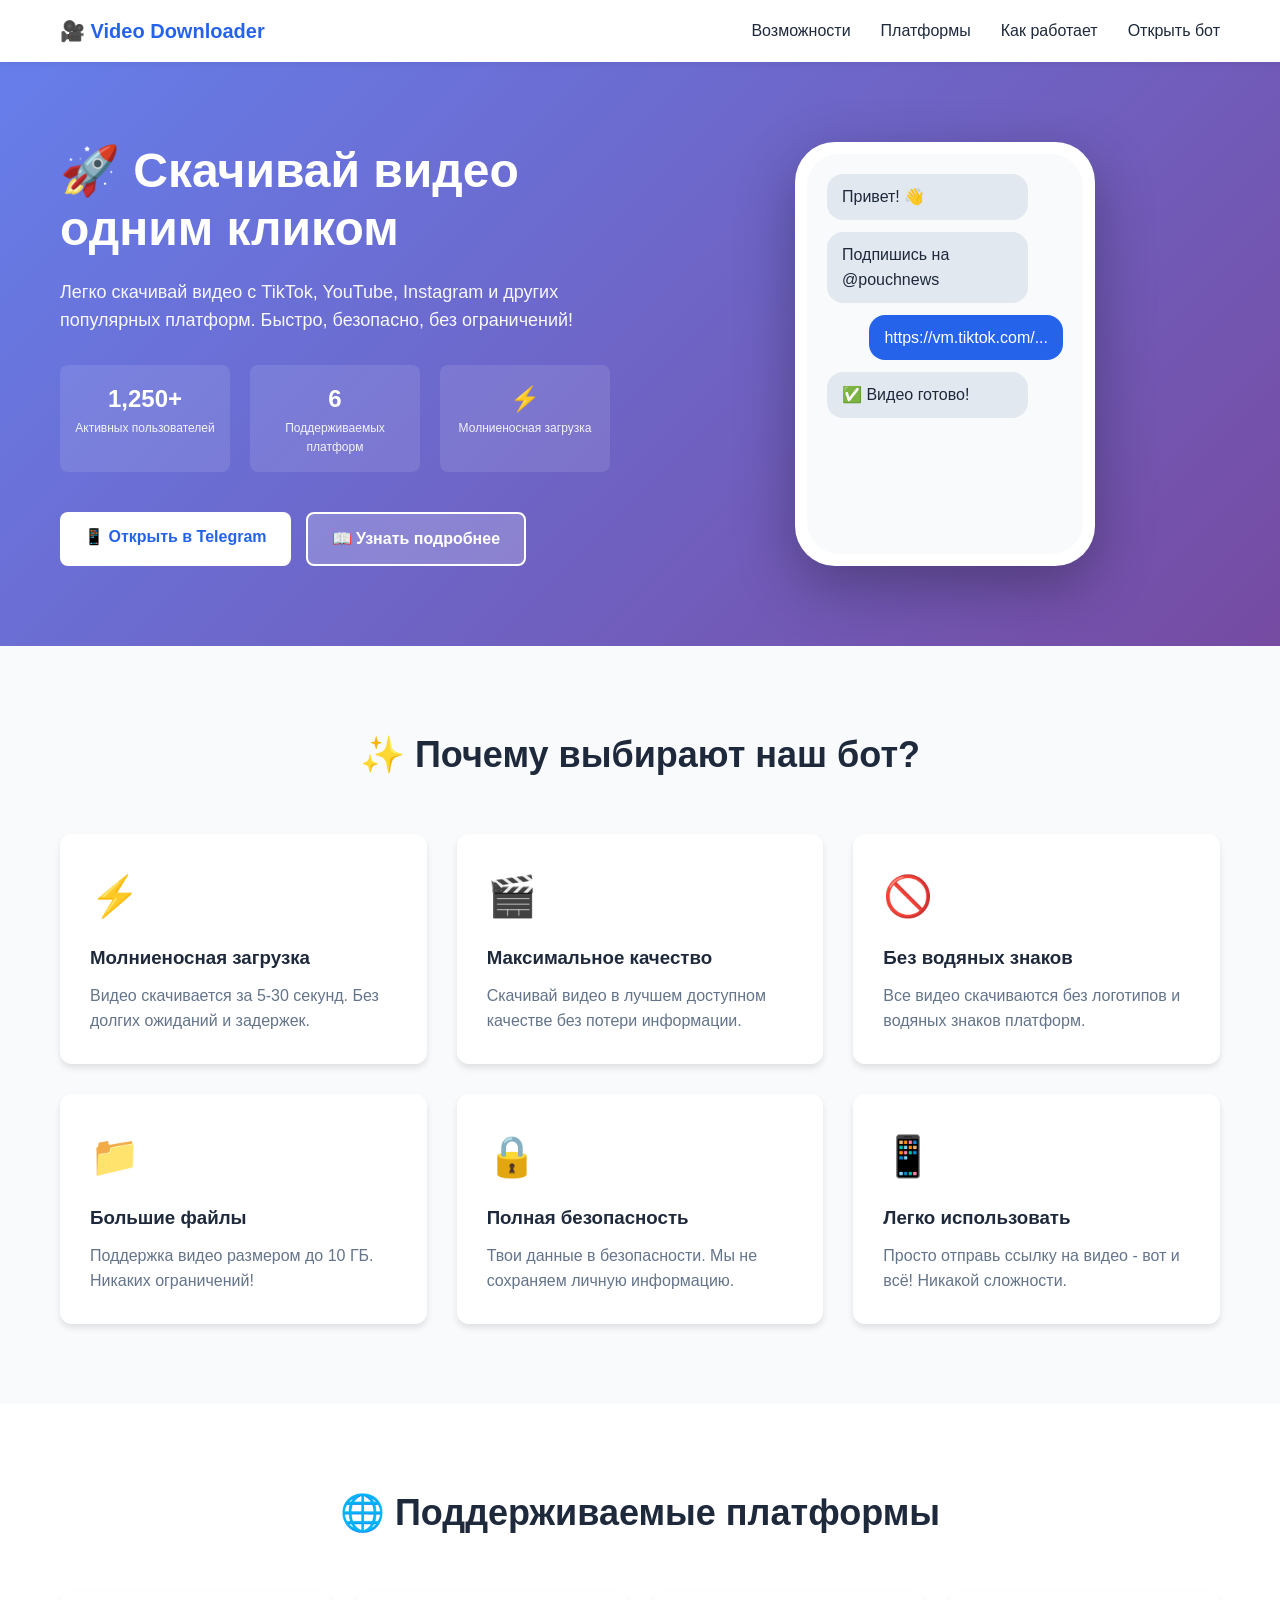
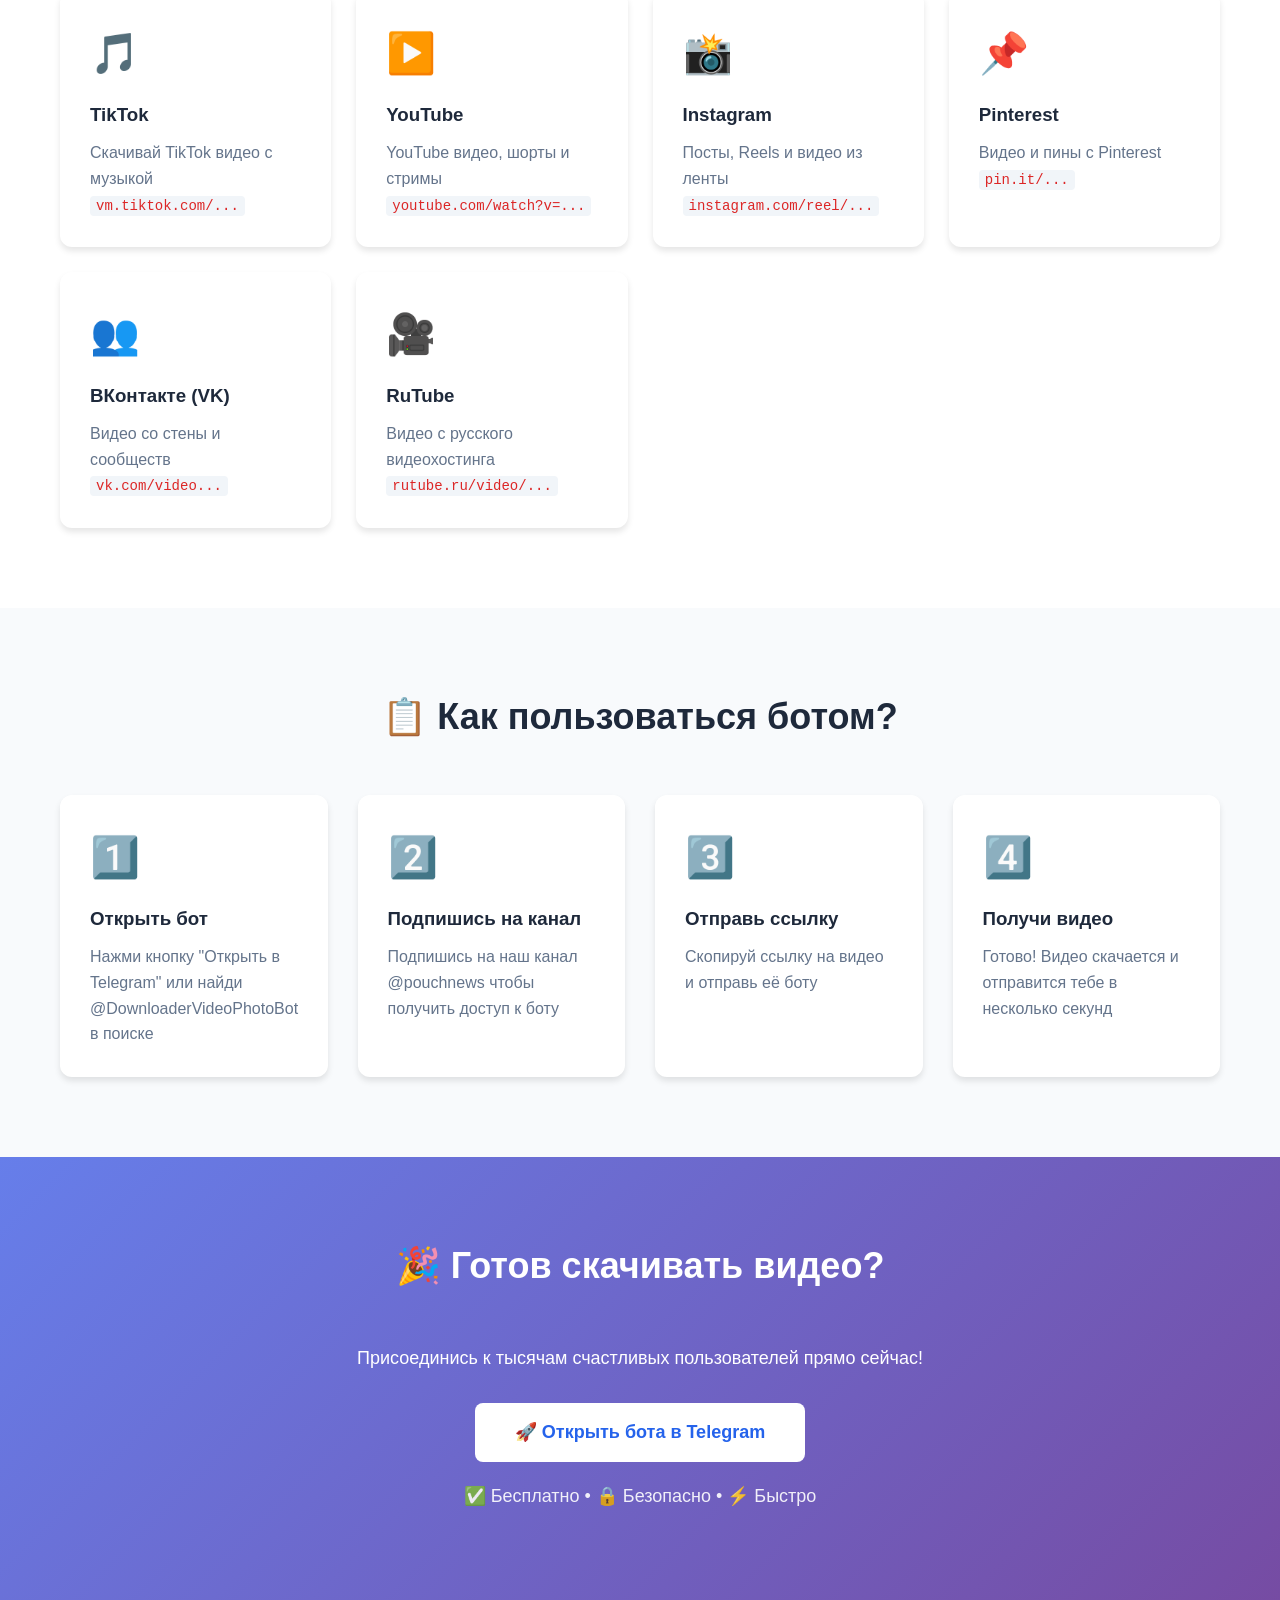
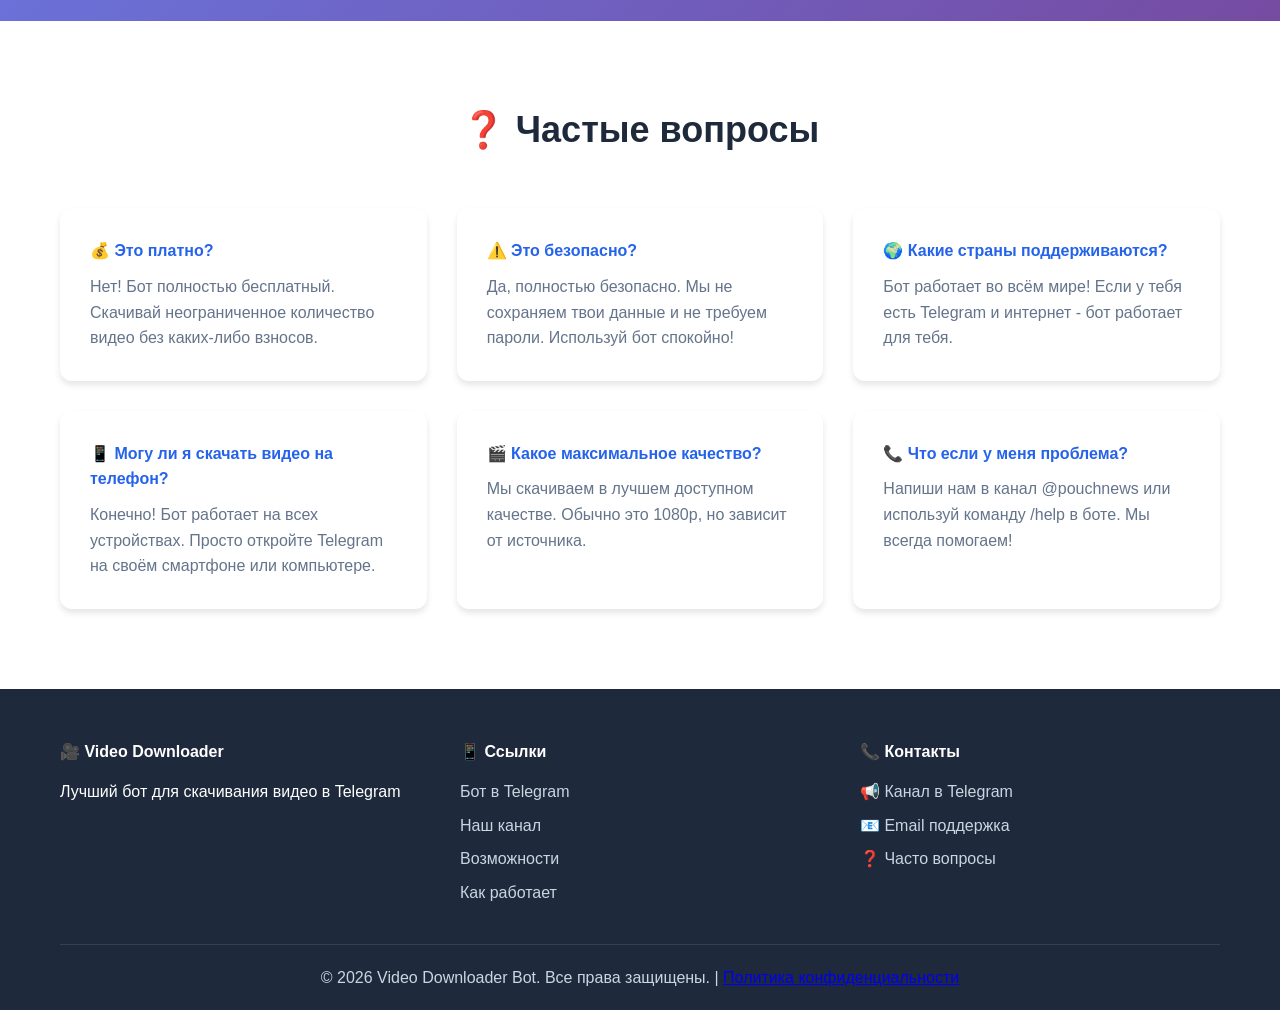
<file: index.html>
<!DOCTYPE html>
<html lang="ru">
<head>
    <meta charset="UTF-8">
    <meta name="viewport" content="width=device-width, initial-scale=1.0">
    <title>Скачиваю видео - Telegram бот для скачивания видео</title>
    <meta name="description" content="🎥 Бот для скачивания видео с TikTok, YouTube, Instagram, Pinterest, VK, RuTube. Быстро, безопасно, без ограничений!">
    <meta name="keywords" content="скачать видео, тикток, ютуб, инстаграм, пинтерест, вк, рутуб, telegram бот">
    <meta property="og:title" content="Скачиваю видео - Telegram бот">
    <meta property="og:description" content="Бот для скачивания видео с 6 платформ. Быстро, безопасно, без ограничений!">
    <meta property="og:type" content="website">
    <meta property="og:image" content="https://script-wine-seven.vercel.app/og-image.jpg">
    <meta name="google-site-verification" content="lMPidafmJWrpsf5c2xFwY9WFR8ieCLh44B1OAoz4UKA" />
    <link rel="icon" type="image/png" href="data:image/svg+xml,<svg xmlns='http://www.w3.org/2000/svg' viewBox='0 0 100 100'><text y='.9em' font-size='90'>🎥</text></svg>">
    <link rel="stylesheet" href="style.css">
</head>
<body>
    <!-- Navbar -->
    <nav class="navbar">
        <div class="container">
            <div class="nav-brand">🎥 Video Downloader</div>
            <ul class="nav-links">
                <li><a href="#features">Возможности</a></li>
                <li><a href="#platforms">Платформы</a></li>
                <li><a href="#how-to">Как работает</a></li>
                <li><a href="#cta">Открыть бот</a></li>
            </ul>
        </div>
    </nav>

    <!-- Hero Section -->
    <section class="hero">
        <div class="container">
            <div class="hero-content">
                <h1>🚀 Скачивай видео одним кликом</h1>
                <p>Легко скачивай видео с TikTok, YouTube, Instagram и других популярных платформ. Быстро, безопасно, без ограничений!</p>
                
                <div class="stats">
                    <div class="stat">
                        <div class="stat-number">1,250+</div>
                        <div class="stat-label">Активных пользователей</div>
                    </div>
                    <div class="stat">
                        <div class="stat-number">6</div>
                        <div class="stat-label">Поддерживаемых платформ</div>
                    </div>
                    <div class="stat">
                        <div class="stat-number">⚡</div>
                        <div class="stat-label">Молниеносная загрузка</div>
                    </div>
                </div>

                <div class="hero-buttons">
                    <a href="https://t.me/DownloaderVideoPhotoBot" class="btn btn-primary">📱 Открыть в Telegram</a>
                    <a href="#how-to" class="btn btn-secondary">📖 Узнать подробнее</a>
                </div>
            </div>
            <div class="hero-image">
                <div class="phone-mockup">
                    <div class="phone-screen">
                        <div class="message incoming">Привет! 👋</div>
                        <div class="message incoming">Подпишись на @pouchnews</div>
                        <div class="message outgoing">https://vm.tiktok.com/...</div>
                        <div class="message incoming">✅ Видео готово!</div>
                    </div>
                </div>
            </div>
        </div>
    </section>

    <!-- Features Section -->
    <section id="features" class="features">
        <div class="container">
            <h2>✨ Почему выбирают наш бот?</h2>
            <div class="features-grid">
                <div class="feature-card scroll-animate">
                    <div class="feature-icon">⚡</div>
                    <h3>Молниеносная загрузка</h3>
                    <p>Видео скачивается за 5-30 секунд. Без долгих ожиданий и задержек.</p>
                </div>
                <div class="feature-card scroll-animate">
                    <div class="feature-icon">🎬</div>
                    <h3>Максимальное качество</h3>
                    <p>Скачивай видео в лучшем доступном качестве без потери информации.</p>
                </div>
                <div class="feature-card scroll-animate">
                    <div class="feature-icon">🚫</div>
                    <h3>Без водяных знаков</h3>
                    <p>Все видео скачиваются без логотипов и водяных знаков платформ.</p>
                </div>
                <div class="feature-card scroll-animate">
                    <div class="feature-icon">📁</div>
                    <h3>Большие файлы</h3>
                    <p>Поддержка видео размером до 10 ГБ. Никаких ограничений!</p>
                </div>
                <div class="feature-card scroll-animate">
                    <div class="feature-icon">🔒</div>
                    <h3>Полная безопасность</h3>
                    <p>Твои данные в безопасности. Мы не сохраняем личную информацию.</p>
                </div>
                <div class="feature-card scroll-animate">
                    <div class="feature-icon">📱</div>
                    <h3>Легко использовать</h3>
                    <p>Просто отправь ссылку на видео - вот и всё! Никакой сложности.</p>
                </div>
            </div>
        </div>
    </section>

    <!-- Platforms Section -->
    <section id="platforms" class="platforms">
        <div class="container">
            <h2>🌐 Поддерживаемые платформы</h2>
            <div class="platforms-grid">
                <div class="platform-card scroll-animate">
                    <div class="platform-icon">🎵</div>
                    <h3>TikTok</h3>
                    <p>Скачивай TikTok видео с музыкой</p>
                    <code>vm.tiktok.com/...</code>
                </div>
                <div class="platform-card scroll-animate">
                    <div class="platform-icon">▶️</div>
                    <h3>YouTube</h3>
                    <p>YouTube видео, шорты и стримы</p>
                    <code>youtube.com/watch?v=...</code>
                </div>
                <div class="platform-card scroll-animate">
                    <div class="platform-icon">📸</div>
                    <h3>Instagram</h3>
                    <p>Посты, Reels и видео из ленты</p>
                    <code>instagram.com/reel/...</code>
                </div>
                <div class="platform-card scroll-animate">
                    <div class="platform-icon">📌</div>
                    <h3>Pinterest</h3>
                    <p>Видео и пины с Pinterest</p>
                    <code>pin.it/...</code>
                </div>
                <div class="platform-card scroll-animate">
                    <div class="platform-icon">👥</div>
                    <h3>ВКонтакте (VK)</h3>
                    <p>Видео со стены и сообществ</p>
                    <code>vk.com/video...</code>
                </div>
                <div class="platform-card scroll-animate">
                    <div class="platform-icon">🎥</div>
                    <h3>RuTube</h3>
                    <p>Видео с русского видеохостинга</p>
                    <code>rutube.ru/video/...</code>
                </div>
            </div>
        </div>
    </section>

    <!-- How-to Section -->
    <section id="how-to" class="how-to">
        <div class="container">
            <h2>📋 Как пользоваться ботом?</h2>
            <div class="steps-grid">
                <div class="step-card scroll-animate">
                    <div class="step-number">1️⃣</div>
                    <h3>Открыть бот</h3>
                    <p>Нажми кнопку "Открыть в Telegram" или найди @DownloaderVideoPhotoBot в поиске</p>
                </div>
                <div class="step-card scroll-animate">
                    <div class="step-number">2️⃣</div>
                    <h3>Подпишись на канал</h3>
                    <p>Подпишись на наш канал @pouchnews чтобы получить доступ к боту</p>
                </div>
                <div class="step-card scroll-animate">
                    <div class="step-number">3️⃣</div>
                    <h3>Отправь ссылку</h3>
                    <p>Скопируй ссылку на видео и отправь её боту</p>
                </div>
                <div class="step-card scroll-animate">
                    <div class="step-number">4️⃣</div>
                    <h3>Получи видео</h3>
                    <p>Готово! Видео скачается и отправится тебе в несколько секунд</p>
                </div>
            </div>
        </div>
    </section>

    <!-- CTA Section -->
    <section id="cta" class="cta">
        <div class="container">
            <h2>🎉 Готов скачивать видео?</h2>
            <p>Присоединись к тысячам счастливых пользователей прямо сейчас!</p>
            <a href="https://t.me/DownloaderVideoPhotoBot" class="btn btn-large">🚀 Открыть бота в Telegram</a>
            <p class="cta-benefits">✅ Бесплатно • 🔒 Безопасно • ⚡ Быстро</p>
        </div>
    </section>

    <!-- FAQ Section -->
    <section id="faq" class="faq">
        <div class="container">
            <h2>❓ Частые вопросы</h2>
            <div class="faq-grid">
                <div class="faq-item scroll-animate">
                    <h4>💰 Это платно?</h4>
                    <p>Нет! Бот полностью бесплатный. Скачивай неограниченное количество видео без каких-либо взносов.</p>
                </div>
                <div class="faq-item scroll-animate">
                    <h4>⚠️ Это безопасно?</h4>
                    <p>Да, полностью безопасно. Мы не сохраняем твои данные и не требуем пароли. Используй бот спокойно!</p>
                </div>
                <div class="faq-item scroll-animate">
                    <h4>🌍 Какие страны поддерживаются?</h4>
                    <p>Бот работает во всём мире! Если у тебя есть Telegram и интернет - бот работает для тебя.</p>
                </div>
                <div class="faq-item scroll-animate">
                    <h4>📱 Могу ли я скачать видео на телефон?</h4>
                    <p>Конечно! Бот работает на всех устройствах. Просто откройте Telegram на своём смартфоне или компьютере.</p>
                </div>
                <div class="faq-item scroll-animate">
                    <h4>🎬 Какое максимальное качество?</h4>
                    <p>Мы скачиваем в лучшем доступном качестве. Обычно это 1080p, но зависит от источника.</p>
                </div>
                <div class="faq-item scroll-animate">
                    <h4>📞 Что если у меня проблема?</h4>
                    <p>Напиши нам в канал @pouchnews или используй команду /help в боте. Мы всегда помогаем!</p>
                </div>
            </div>
        </div>
    </section>

    <!-- Footer -->
    <footer class="footer">
        <div class="container">
            <div class="footer-content">
                <div class="footer-section">
                    <h4>🎥 Video Downloader</h4>
                    <p>Лучший бот для скачивания видео в Telegram</p>
                </div>
                <div class="footer-section">
                    <h4>📱 Ссылки</h4>
                    <ul>
                        <li><a href="https://t.me/DownloaderVideoPhotoBot">Бот в Telegram</a></li>
                        <li><a href="https://t.me/pouchnews">Наш канал</a></li>
                        <li><a href="#features">Возможности</a></li>
                        <li><a href="#how-to">Как работает</a></li>
                    </ul>
                </div>
                <div class="footer-section">
                    <h4>📞 Контакты</h4>
                    <ul>
                        <li><a href="https://t.me/pouchnews">📢 Канал в Telegram</a></li>
                        <li><a href="mailto:support@videodowloader.ru">📧 Email поддержка</a></li>
                        <li><a href="#faq">❓ Часто вопросы</a></li>
                    </ul>
                </div>
            </div>
            <div class="footer-bottom">
                <p>© 2026 Video Downloader Bot. Все права защищены. | <a href="#privacy">Политика конфиденциальности</a></p>
            </div>
        </div>
    </footer>

    <script src="script.js"></script>
</body>
</html>
</file>
<file: style.css>
:root {
    --primary-color: #2563eb;
    --secondary-color: #1e40af;
    --accent-color: #dc2626;
    --bg-primary: #ffffff;
    --bg-secondary: #f8fafc;
    --text-primary: #1e293b;
    --text-secondary: #64748b;
    --shadow: 0 4px 6px rgba(0, 0, 0, 0.1);
}

* {
    margin: 0;
    padding: 0;
    box-sizing: border-box;
}

body {
    font-family: -apple-system, BlinkMacSystemFont, 'Segoe UI', Roboto, Oxygen, Ubuntu, Cantarell, sans-serif;
    line-height: 1.6;
    color: var(--text-primary);
    background-color: var(--bg-primary);
}

.container {
    max-width: 1200px;
    margin: 0 auto;
    padding: 0 20px;
}

/* Navbar */
.navbar {
    position: sticky;
    top: 0;
    z-index: 1000;
    background: rgba(255, 255, 255, 0.95);
    backdrop-filter: blur(10px);
    box-shadow: 0 2px 4px rgba(0, 0, 0, 0.05);
}

.navbar .container {
    display: flex;
    justify-content: space-between;
    align-items: center;
    padding: 15px 20px;
}

.nav-brand {
    font-size: 20px;
    font-weight: bold;
    color: var(--primary-color);
}

.nav-links {
    display: flex;
    list-style: none;
    gap: 30px;
}

.nav-links a {
    color: var(--text-primary);
    text-decoration: none;
    transition: color 0.3s;
}

.nav-links a:hover {
    color: var(--primary-color);
}

/* Hero Section */
.hero {
    background: linear-gradient(135deg, #667eea 0%, #764ba2 100%);
    color: white;
    padding: 80px 20px;
}

.hero .container {
    display: grid;
    grid-template-columns: 1fr 1fr;
    gap: 60px;
    align-items: center;
}

.hero-content h1 {
    font-size: 48px;
    margin-bottom: 20px;
    line-height: 1.2;
}

.hero-content > p {
    font-size: 18px;
    opacity: 0.95;
    margin-bottom: 30px;
}

.stats {
    display: grid;
    grid-template-columns: repeat(3, 1fr);
    gap: 20px;
    margin-bottom: 40px;
}

.stat {
    background: rgba(255, 255, 255, 0.1);
    padding: 15px;
    border-radius: 8px;
    text-align: center;
}

.stat-number {
    font-size: 24px;
    font-weight: bold;
}

.stat-label {
    font-size: 12px;
    opacity: 0.9;
}

.hero-buttons {
    display: flex;
    gap: 15px;
    flex-wrap: wrap;
}

.btn {
    display: inline-block;
    padding: 12px 24px;
    border-radius: 8px;
    text-decoration: none;
    font-weight: 600;
    transition: all 0.3s;
    cursor: pointer;
    border: none;
    font-size: 16px;
}

.btn-primary {
    background: white;
    color: var(--primary-color);
}

.btn-primary:hover {
    transform: translateY(-2px);
    box-shadow: 0 10px 20px rgba(0, 0, 0, 0.2);
}

.btn-secondary {
    background: rgba(255, 255, 255, 0.2);
    color: white;
    border: 2px solid white;
}

.btn-secondary:hover {
    background: rgba(255, 255, 255, 0.3);
}

.btn-large {
    padding: 15px 40px;
    font-size: 18px;
}

/* Phone Mockup */
.phone-mockup {
    background: white;
    border-radius: 40px;
    padding: 12px;
    box-shadow: 0 20px 60px rgba(0, 0, 0, 0.3);
    max-width: 300px;
    margin: 0 auto;
}

.phone-screen {
    background: #f8fafc;
    border-radius: 32px;
    padding: 20px;
    display: flex;
    flex-direction: column;
    gap: 12px;
    height: 400px;
    overflow-y: auto;
}

.message {
    padding: 10px 15px;
    border-radius: 16px;
    max-width: 85%;
    word-wrap: break-word;
}

.message.incoming {
    background: #e2e8f0;
    color: var(--text-primary);
}

.message.outgoing {
    background: var(--primary-color);
    color: white;
    margin-left: auto;
}

/* Features Section */
.features {
    padding: 80px 20px;
    background: var(--bg-secondary);
}

.features h2,
.platforms h2,
.how-to h2,
.cta h2,
.faq h2 {
    text-align: center;
    font-size: 36px;
    margin-bottom: 50px;
}

.features-grid {
    display: grid;
    grid-template-columns: repeat(auto-fit, minmax(300px, 1fr));
    gap: 30px;
}

.feature-card,
.platform-card,
.step-card,
.faq-item {
    background: white;
    padding: 30px;
    border-radius: 12px;
    box-shadow: var(--shadow);
    transition: all 0.3s;
}

.feature-card:hover,
.platform-card:hover,
.step-card:hover {
    transform: translateY(-5px);
    box-shadow: 0 10px 30px rgba(0, 0, 0, 0.15);
}

.feature-icon,
.platform-icon,
.step-number {
    font-size: 40px;
    margin-bottom: 15px;
}

.feature-card h3,
.platform-card h3,
.step-card h3 {
    margin-bottom: 10px;
    color: var(--text-primary);
}

.feature-card p,
.platform-card p,
.step-card p,
.faq-item p {
    color: var(--text-secondary);
}

code {
    background: #f1f5f9;
    padding: 2px 6px;
    border-radius: 4px;
    font-family: 'Courier New', monospace;
    font-size: 14px;
    color: var(--accent-color);
}

/* Platforms Section */
.platforms {
    padding: 80px 20px;
}

.platforms-grid {
    display: grid;
    grid-template-columns: repeat(auto-fit, minmax(250px, 1fr));
    gap: 25px;
}

/* How-to Section */
.how-to {
    padding: 80px 20px;
    background: var(--bg-secondary);
}

.steps-grid {
    display: grid;
    grid-template-columns: repeat(auto-fit, minmax(250px, 1fr));
    gap: 30px;
}

/* CTA Section */
.cta {
    padding: 80px 20px;
    text-align: center;
    background: linear-gradient(135deg, #667eea 0%, #764ba2 100%);
    color: white;
}

.cta h2 {
    color: white;
}

.cta p {
    font-size: 18px;
    margin-bottom: 30px;
}

.cta .btn-large {
    background: white;
    color: var(--primary-color);
    display: inline-block;
}

.cta-benefits {
    font-size: 16px;
    opacity: 0.9;
    margin-top: 20px;
}

/* FAQ Section */
.faq {
    padding: 80px 20px;
}

.faq-grid {
    display: grid;
    grid-template-columns: repeat(auto-fit, minmax(350px, 1fr));
    gap: 30px;
}

.faq-item h4 {
    color: var(--primary-color);
    margin-bottom: 10px;
}

/* Footer */
.footer {
    background: #1e293b;
    color: white;
    padding: 50px 20px 20px;
}

.footer-content {
    display: grid;
    grid-template-columns: repeat(auto-fit, minmax(250px, 1fr));
    gap: 40px;
    margin-bottom: 30px;
}

.footer-section h4 {
    margin-bottom: 15px;
}

.footer-section ul {
    list-style: none;
}

.footer-section a {
    color: #cbd5e1;
    text-decoration: none;
    transition: color 0.3s;
}

.footer-section a:hover {
    color: white;
}

.footer-section li {
    margin-bottom: 8px;
}

.footer-bottom {
    text-align: center;
    padding-top: 20px;
    border-top: 1px solid rgba(255, 255, 255, 0.1);
    color: #cbd5e1;
}

/* Animations */
@keyframes fadeInUp {
    from {
        opacity: 0;
        transform: translateY(30px);
    }
    to {
        opacity: 1;
        transform: translateY(0);
    }
}

.scroll-animate {
    opacity: 0;
    animation: fadeInUp 0.6s ease-out forwards;
}

/* Responsive */
@media (max-width: 768px) {
    .hero .container {
        grid-template-columns: 1fr;
    }

    .hero-content h1 {
        font-size: 32px;
    }

    .nav-links {
        gap: 15px;
        font-size: 14px;
    }

    .features-grid,
    .platforms-grid,
    .steps-grid,
    .faq-grid {
        grid-template-columns: 1fr;
    }

    .stats {
        grid-template-columns: 1fr;
    }

    .hero-buttons {
        flex-direction: column;
    }

    .btn {
        width: 100%;
        text-align: center;
    }
}
</file>
